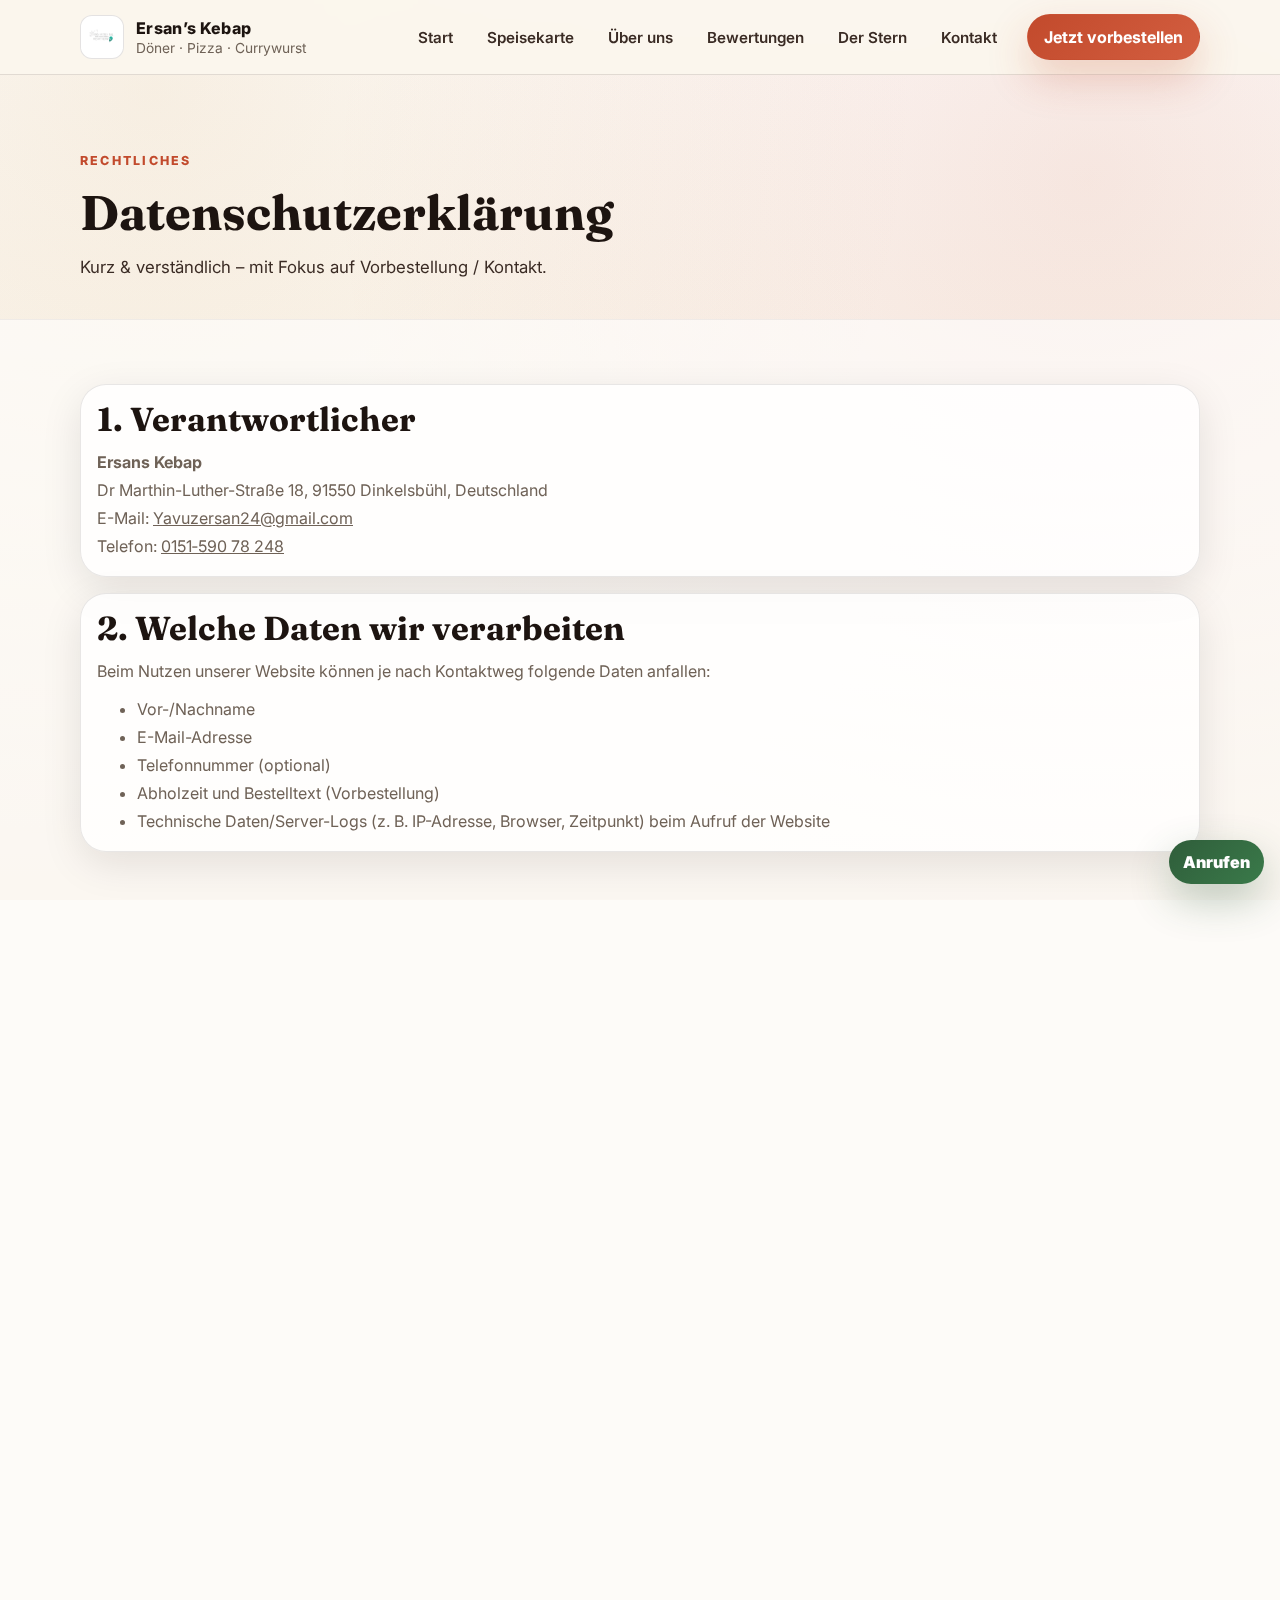
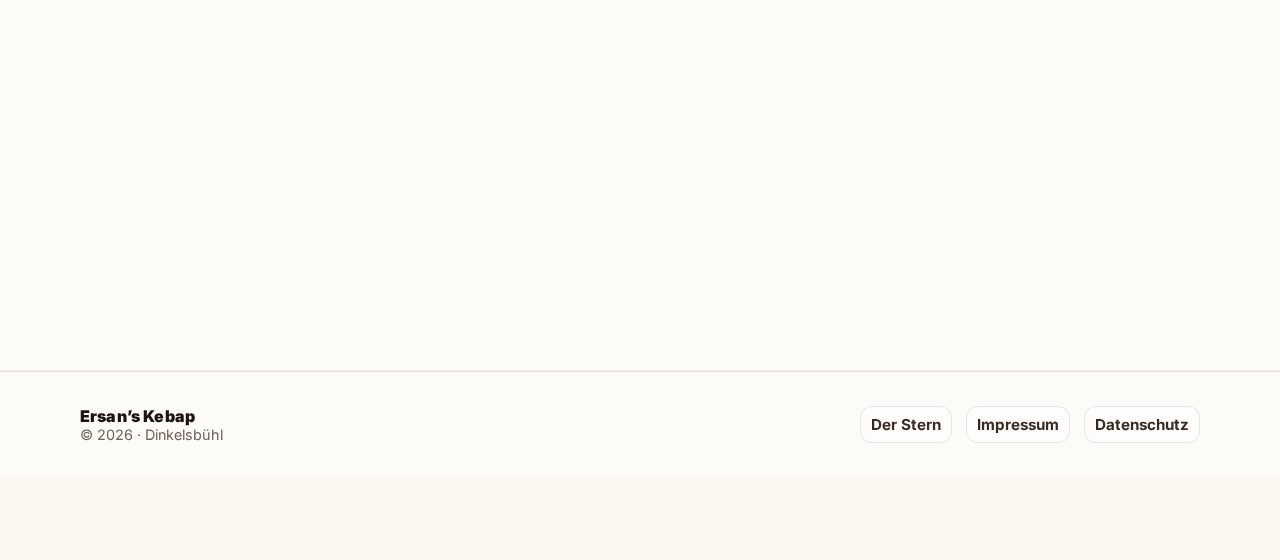
<file: datenschutz.html>
<!doctype html>
<html lang="de">
<head>
  <meta charset="utf-8">
  <meta name="viewport" content="width=device-width,initial-scale=1">
  <title>Datenschutz · Ersan&rsquo;s Kebap</title>
  <meta name="description" content="Datenschutzerklärung von Ersan&rsquo;s Kebap – Vorbestellung, Kontakt und Hinweise zu Google Maps.">

  <link rel="preconnect" href="https://fonts.googleapis.com">
  <link rel="preconnect" href="https://fonts.gstatic.com" crossorigin>
  <link href="https://fonts.googleapis.com/css2?family=Fraunces:wght@500;600;700&family=Inter:wght@400;500;600;700&display=swap" rel="stylesheet">

  <link rel="stylesheet" href="styles.css">
</head>
<body>
  <div class="bg bg--light" aria-hidden="true"></div>

  <header class="header header--light" data-sticky>
    <div class="wrap header__row">
      <a class="brand" href="index.html#top" aria-label="Zur Startseite">
        <img class="brand__logo" src="logo.png" alt="Ersan&rsquo;s Kebap Logo" onerror="this.onerror=null; this.src='assets/img/logo.png'">
        <div class="brand__text">
          <span class="brand__name">Ersan&rsquo;s Kebap</span>
          <span class="brand__sub">Döner · Pizza · Currywurst</span>
        </div>
      </a>

      <nav class="nav" data-nav>
        <a class="nav__link" href="index.html#top">Start</a>
        <a class="nav__link" href="menu.html">Speisekarte</a>
        <a class="nav__link" href="ueber-uns.html">Über uns</a>
        <a class="nav__link" href="index.html#bewertungen">Bewertungen</a>
        <a class="nav__link" href="https://www.stern-dinkelsbuehl.de" target="_blank" rel="noopener">Der Stern</a>
        <a class="nav__link" href="kontakt.html">Kontakt</a>
        <a class="btn btn--primary nav__cta" href="kontakt.html#vorbestellen">Jetzt vorbestellen</a>
      </nav>

      <button class="burger" type="button" aria-label="Menü öffnen" data-burger>
        <span></span><span></span><span></span>
      </button>
    </div>
  </header>

  <main class="page">
    <section class="pageHero">
      <div class="wrap" data-reveal="up">
        <p class="kicker">Rechtliches</p>
        <h1 class="h1">Datenschutzerklärung</h1>
        <p class="lead">Kurz & verständlich – mit Fokus auf Vorbestellung / Kontakt.</p>
      </div>
    </section>

    <section class="section section--paper">
      <div class="wrap" style="display:grid; gap:16px">

        <div class="contactCard" data-reveal="up">
          <h2 class="h2">1. Verantwortlicher</h2>
          <p class="muted" style="margin:0; line-height:1.75">
            <strong>Ersans Kebap</strong><br>
            Dr Marthin-Luther-Straße 18, 91550 Dinkelsbühl, Deutschland<br>
            E-Mail: <a href="mailto:info@deine-domain.de">Yavuzersan24@gmail.com</a><br>
            Telefon: <a href="tel:+49XXXXXXXXXX">0151‑590 78 248</a>
          </p>
        </div>

        <div class="contactCard" data-reveal="up">
          <h2 class="h2">2. Welche Daten wir verarbeiten</h2>
          <p class="muted" style="margin:0; line-height:1.75">
            Beim Nutzen unserer Website können je nach Kontaktweg folgende Daten anfallen:
          </p>
          <ul class="muted" style="margin:.65rem 0 0; line-height:1.75">
            <li>Vor-/Nachname</li>
            <li>E-Mail-Adresse</li>
            <li>Telefonnummer (optional)</li>
            <li>Abholzeit und Bestelltext (Vorbestellung)</li>
            <li>Technische Daten/Server-Logs (z. B. IP-Adresse, Browser, Zeitpunkt) beim Aufruf der Website</li>
          </ul>
        </div>

        <div class="contactCard" data-reveal="up">
          <h2 class="h2">3. Vorbestellung / Kontakt (Formular via E-Mail)</h2>
          <p class="muted" style="margin:0; line-height:1.75">
            Auf unserer Website kann eine Vorbestellung vorbereitet werden. Dabei wird kein Server-Upload durchgeführt,
            sondern Ihr E-Mail-Programm wird über einen <code>mailto:</code>-Link mit einer vorformatierten Nachricht geöffnet.
            Die Verarbeitung erfolgt anschließend über unsere E-Mail-Kommunikation.
          </p>
          <p class="muted" style="margin:.65rem 0 0; line-height:1.75">
            <strong>Zweck:</strong> Bearbeitung Ihrer Anfrage/Vorbestellung, Rückfragen, Abwicklung.<br>
            <strong>Rechtsgrundlage:</strong> Art. 6 Abs. 1 lit. b DSGVO (Vertrag/Anbahnung) und/oder Art. 6 Abs. 1 lit. f DSGVO (berechtigtes Interesse an Kommunikation und Organisation).
          </p>
        </div>

        <div class="contactCard" data-reveal="up">
          <h2 class="h2">4. Empfänger / Dienstleister</h2>
          <p class="muted" style="margin:0; line-height:1.75">
            E-Mails werden über unseren E-Mail-Dienst/Provider verarbeitet. Je nach Hosting/E-Mail-Anbieter können Daten dort gespeichert werden.
            <br><strong>E-Mail-/Hosting-Anbieter:</strong> [Anbieter eintragen, z. B. IONOS]
          </p>
        </div>

        <div class="contactCard" data-reveal="up">
          <h2 class="h2">5. Speicherdauer</h2>
          <p class="muted" style="margin:0; line-height:1.75">
            Wir speichern Anfragen und Vorbestellungen nur so lange, wie es für die Bearbeitung erforderlich ist
            bzw. gesetzliche Aufbewahrungspflichten bestehen (z. B. steuerrechtlich).
          </p>
        </div>

        <div class="contactCard" data-reveal="up">
          <h2 class="h2">6. Google Maps (falls eingebunden)</h2>
          <p class="muted" style="margin:0; line-height:1.75">
            Auf unserer Website kann Google Maps eingebunden sein (z. B. als iFrame), um unseren Standort anzuzeigen.
            Dabei können Daten (z. B. IP-Adresse) an Google übertragen werden. Die Nutzung erfolgt im Interesse einer
            leichten Auffindbarkeit (Art. 6 Abs. 1 lit. f DSGVO).
          </p>
          <p class="muted small" style="margin:.65rem 0 0; line-height:1.75">
            Hinweis: Wenn du Google Maps nicht nutzt, diesen Punkt einfach löschen.
          </p>
        </div>

        <div class="contactCard" data-reveal="up">
          <h2 class="h2">7. Ihre Rechte</h2>
          <p class="muted" style="margin:0; line-height:1.75">
            Sie haben das Recht auf Auskunft, Berichtigung, Löschung, Einschränkung der Verarbeitung, Datenübertragbarkeit
            sowie Widerspruch gegen die Verarbeitung. Außerdem besteht ein Beschwerderecht bei einer Aufsichtsbehörde.
          </p>
        </div>

        <div class="contactCard" data-reveal="up">
          <h2 class="h2">8. Sicherheit</h2>
          <p class="muted" style="margin:0; line-height:1.75">
            Wir treffen angemessene technische und organisatorische Maßnahmen, um Ihre Daten zu schützen.
          </p>
        </div>

        <p class="muted small" style="margin:0" data-reveal="up">Stand: 30.01.2026</p>

      </div>
    </section>
  </main>

  <footer class="footer footer--light">
    <div class="wrap footer__row">
      <div>
        <strong>Ersan&rsquo;s Kebap</strong>
        <div class="muted small">© <span data-year></span> · Dinkelsbühl</div>
      </div>
      <div class="footer__links">
        <a href="https://www.stern-dinkelsbuehl.de" target="_blank" rel="noopener">Der Stern</a>
        <a href="impressum.html">Impressum</a>
        <a href="datenschutz.html">Datenschutz</a>
      </div>
    </div>
  </footer>

  <a class="callfab" href="tel:+49XXXXXXXXXX" aria-label="Jetzt anrufen">Anrufen</a>
  <script src="app.js" defer></script>
</body>
</html>
</file>
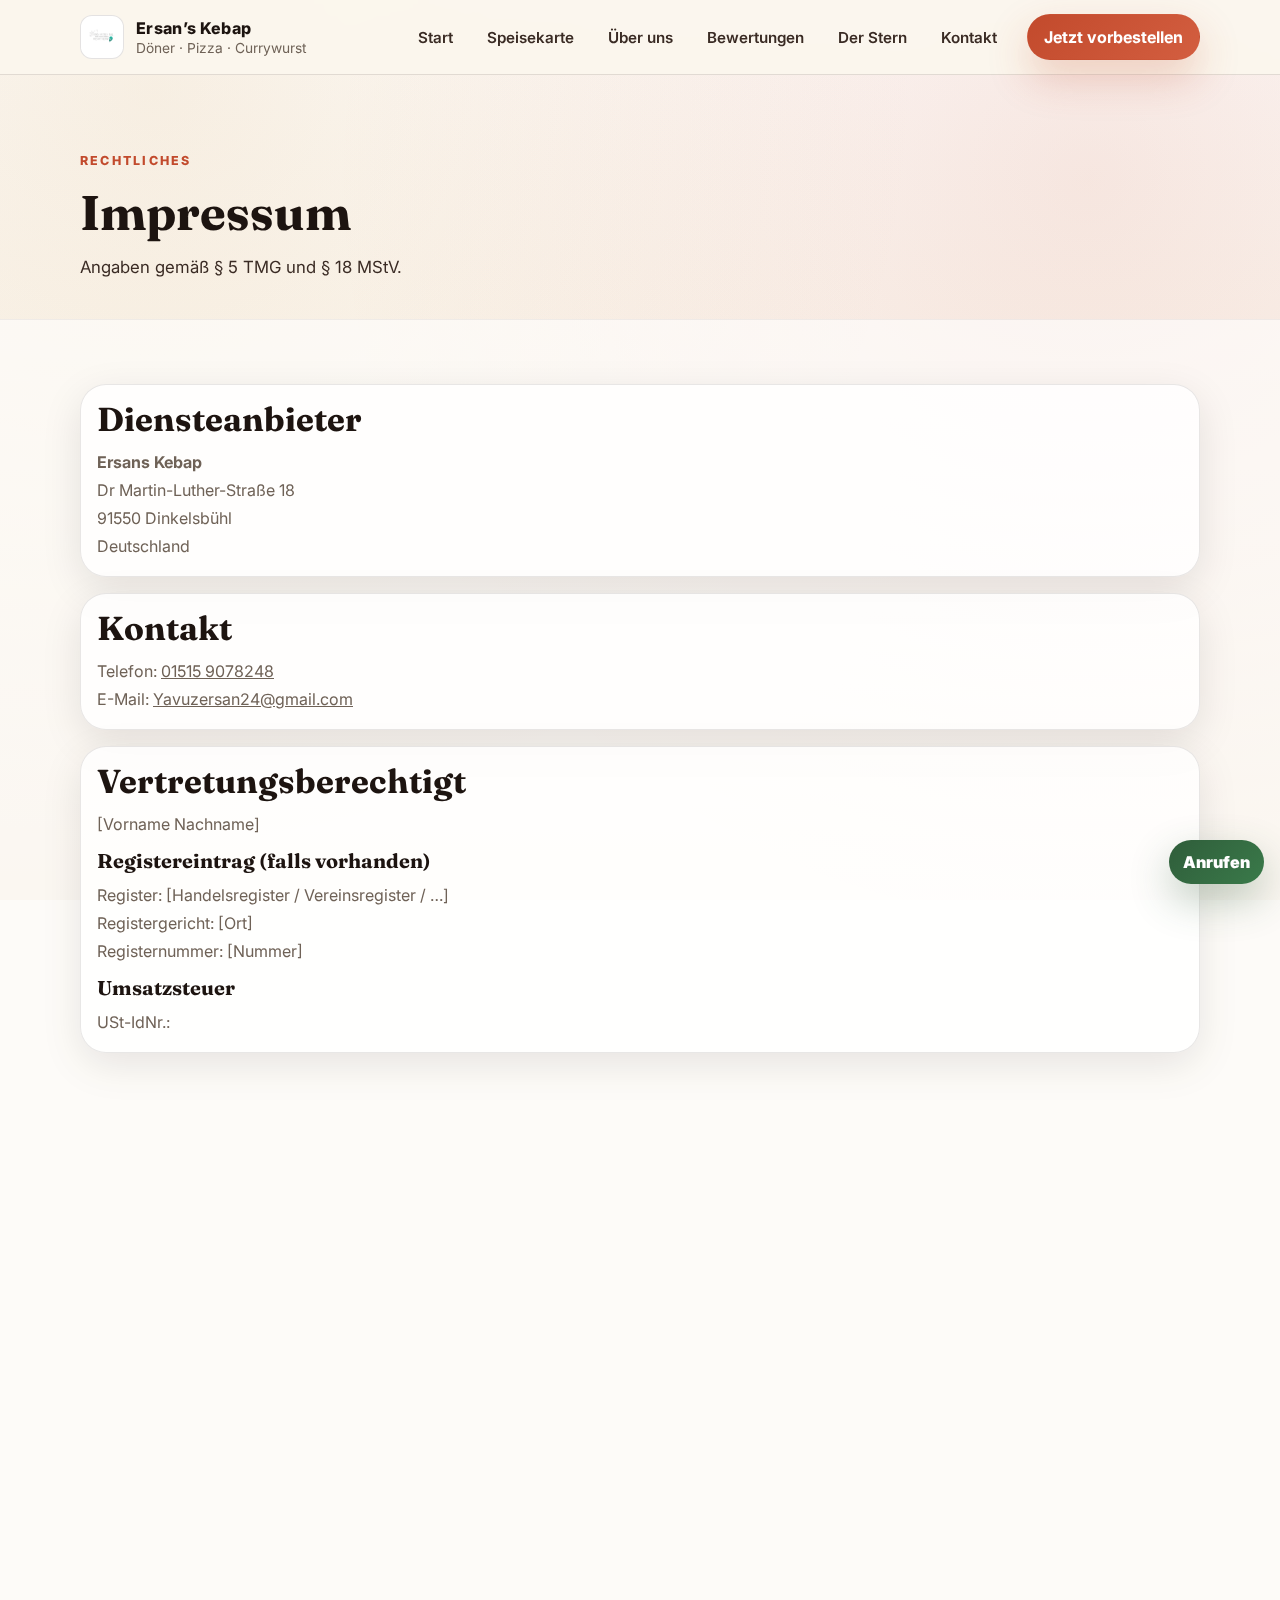
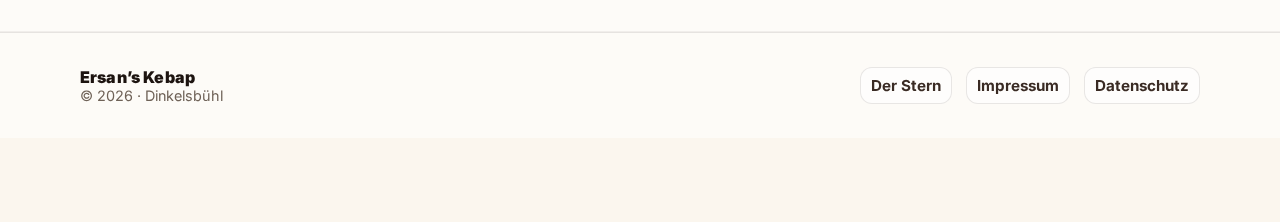
<file: impressum.html>
<!doctype html>
<html lang="de">
<head>
  <meta charset="utf-8">
  <meta name="viewport" content="width=device-width,initial-scale=1">
  <title>Impressum · Ersan&rsquo;s Kebap</title>
  <meta name="description" content="Impressum von Ersan&rsquo;s Kebap – Betreiberangaben, Kontakt und rechtliche Informationen.">

  <link rel="preconnect" href="https://fonts.googleapis.com">
  <link rel="preconnect" href="https://fonts.gstatic.com" crossorigin>
  <link href="https://fonts.googleapis.com/css2?family=Fraunces:wght@500;600;700&family=Inter:wght@400;500;600;700&display=swap" rel="stylesheet">

  <link rel="stylesheet" href="styles.css">
</head>
<body>
  <div class="bg bg--light" aria-hidden="true"></div>

  <header class="header header--light" data-sticky>
    <div class="wrap header__row">
      <a class="brand" href="index.html#top" aria-label="Zur Startseite">
        <img class="brand__logo" src="logo.png" alt="Ersan&rsquo;s Kebap Logo" onerror="this.onerror=null; this.src='assets/img/logo.png'">
        <div class="brand__text">
          <span class="brand__name">Ersan&rsquo;s Kebap</span>
          <span class="brand__sub">Döner · Pizza · Currywurst</span>
        </div>
      </a>

      <nav class="nav" data-nav>
        <a class="nav__link" href="index.html#top">Start</a>
        <a class="nav__link" href="menu.html">Speisekarte</a>
        <a class="nav__link" href="ueber-uns.html">Über uns</a>
        <a class="nav__link" href="index.html#bewertungen">Bewertungen</a>
        <a class="nav__link" href="https://www.stern-dinkelsbuehl.de" target="_blank" rel="noopener">Der Stern</a>
        <a class="nav__link" href="kontakt.html">Kontakt</a>
        <a class="btn btn--primary nav__cta" href="kontakt.html#vorbestellen">Jetzt vorbestellen</a>
      </nav>

      <button class="burger" type="button" aria-label="Menü öffnen" data-burger>
        <span></span><span></span><span></span>
      </button>
    </div>
  </header>

  <main class="page">
    <section class="pageHero">
      <div class="wrap" data-reveal="up">
        <p class="kicker">Rechtliches</p>
        <h1 class="h1">Impressum</h1>
        <p class="lead">Angaben gemäß § 5 TMG und § 18 MStV.</p>
      </div>
    </section>

    <section class="section section--paper">
      <div class="wrap" style="display:grid; gap:16px">

        <div class="contactCard" data-reveal="up">
          <h2 class="h2">Diensteanbieter</h2>
          <p class="muted" style="margin:0; line-height:1.75">
            <strong>Ersans Kebap</strong><br>
            Dr Martin-Luther-Straße 18<br>
            91550 Dinkelsbühl<br>
            Deutschland
          </p>
        </div>

        <div class="contactCard" data-reveal="up">
          <h2 class="h2">Kontakt</h2>
          <p class="muted" style="margin:0; line-height:1.75">
            Telefon: <a href="tel:+49XXXXXXXXXX">01515 9078248</a><br>
            E-Mail: <a href="mailto:info@deine-domain.de">Yavuzersan24@gmail.com</a>
          </p>
        </div>

        <div class="contactCard" data-reveal="up">
          <h2 class="h2">Vertretungsberechtigt</h2>
          <p class="muted" style="margin:0; line-height:1.75">
            [Vorname Nachname]
          </p>

          <div style="height:10px"></div>

          <h3 class="h3">Registereintrag (falls vorhanden)</h3>
          <p class="muted" style="margin:0; line-height:1.75">
            Register: [Handelsregister / Vereinsregister / …]<br>
            Registergericht: [Ort]<br>
            Registernummer: [Nummer]
          </p>

          <div style="height:10px"></div>

          <h3 class="h3">Umsatzsteuer</h3>
          <p class="muted" style="margin:0; line-height:1.75">
            USt-IdNr.:
          </p>
        </div>

        <div class="contactCard" data-reveal="up">
          <h2 class="h2">Verantwortlich für den Inhalt (§ 18 Abs. 2 MStV)</h2>
          <p class="muted" style="margin:0; line-height:1.75">
            Yavuz Ersan<br>
            
          </p>
        </div>

        <div class="contactCard" data-reveal="up">
          <h2 class="h2">Haftungshinweise</h2>

          <h3 class="h3">Haftung für Inhalte</h3>
          <p class="muted" style="margin:0; line-height:1.75">
            Die Inhalte dieser Website werden mit größter Sorgfalt erstellt. Für Richtigkeit, Vollständigkeit und Aktualität
            übernehmen wir keine Gewähr.
          </p>

          <div style="height:10px"></div>

          <h3 class="h3">Haftung für Links</h3>
          <p class="muted" style="margin:0; line-height:1.75">
            Diese Website enthält Links zu externen Websites Dritter. Auf deren Inhalte haben wir keinen Einfluss.
            Für die Inhalte der verlinkten Seiten ist stets der jeweilige Anbieter verantwortlich.
          </p>

          <div style="height:10px"></div>

          <h3 class="h3">Urheberrecht</h3>
          <p class="muted" style="margin:0; line-height:1.75">
            Inhalte und Werke auf dieser Website unterliegen dem deutschen Urheberrecht. Eine Vervielfältigung/Verwendung
            außerhalb der Grenzen des Urheberrechts bedarf der Zustimmung des jeweiligen Rechteinhabers.
          </p>
        </div>

        <p class="muted small" style="margin:0" data-reveal="up">Stand: 30.01.2026</p>
      </div>
    </section>
  </main>

  <footer class="footer footer--light">
    <div class="wrap footer__row">
      <div>
        <strong>Ersan&rsquo;s Kebap</strong>
        <div class="muted small">© <span data-year></span> · Dinkelsbühl</div>
      </div>
      <div class="footer__links">
        <a href="https://www.stern-dinkelsbuehl.de" target="_blank" rel="noopener">Der Stern</a>
        <a href="impressum.html">Impressum</a>
        <a href="datenschutz.html">Datenschutz</a>
      </div>
    </div>
  </footer>

  <a class="callfab" href="tel:+49XXXXXXXXXX" aria-label="Jetzt anrufen">Anrufen</a>
  <script src="app.js" defer></script>
</body>
</html>
</file>
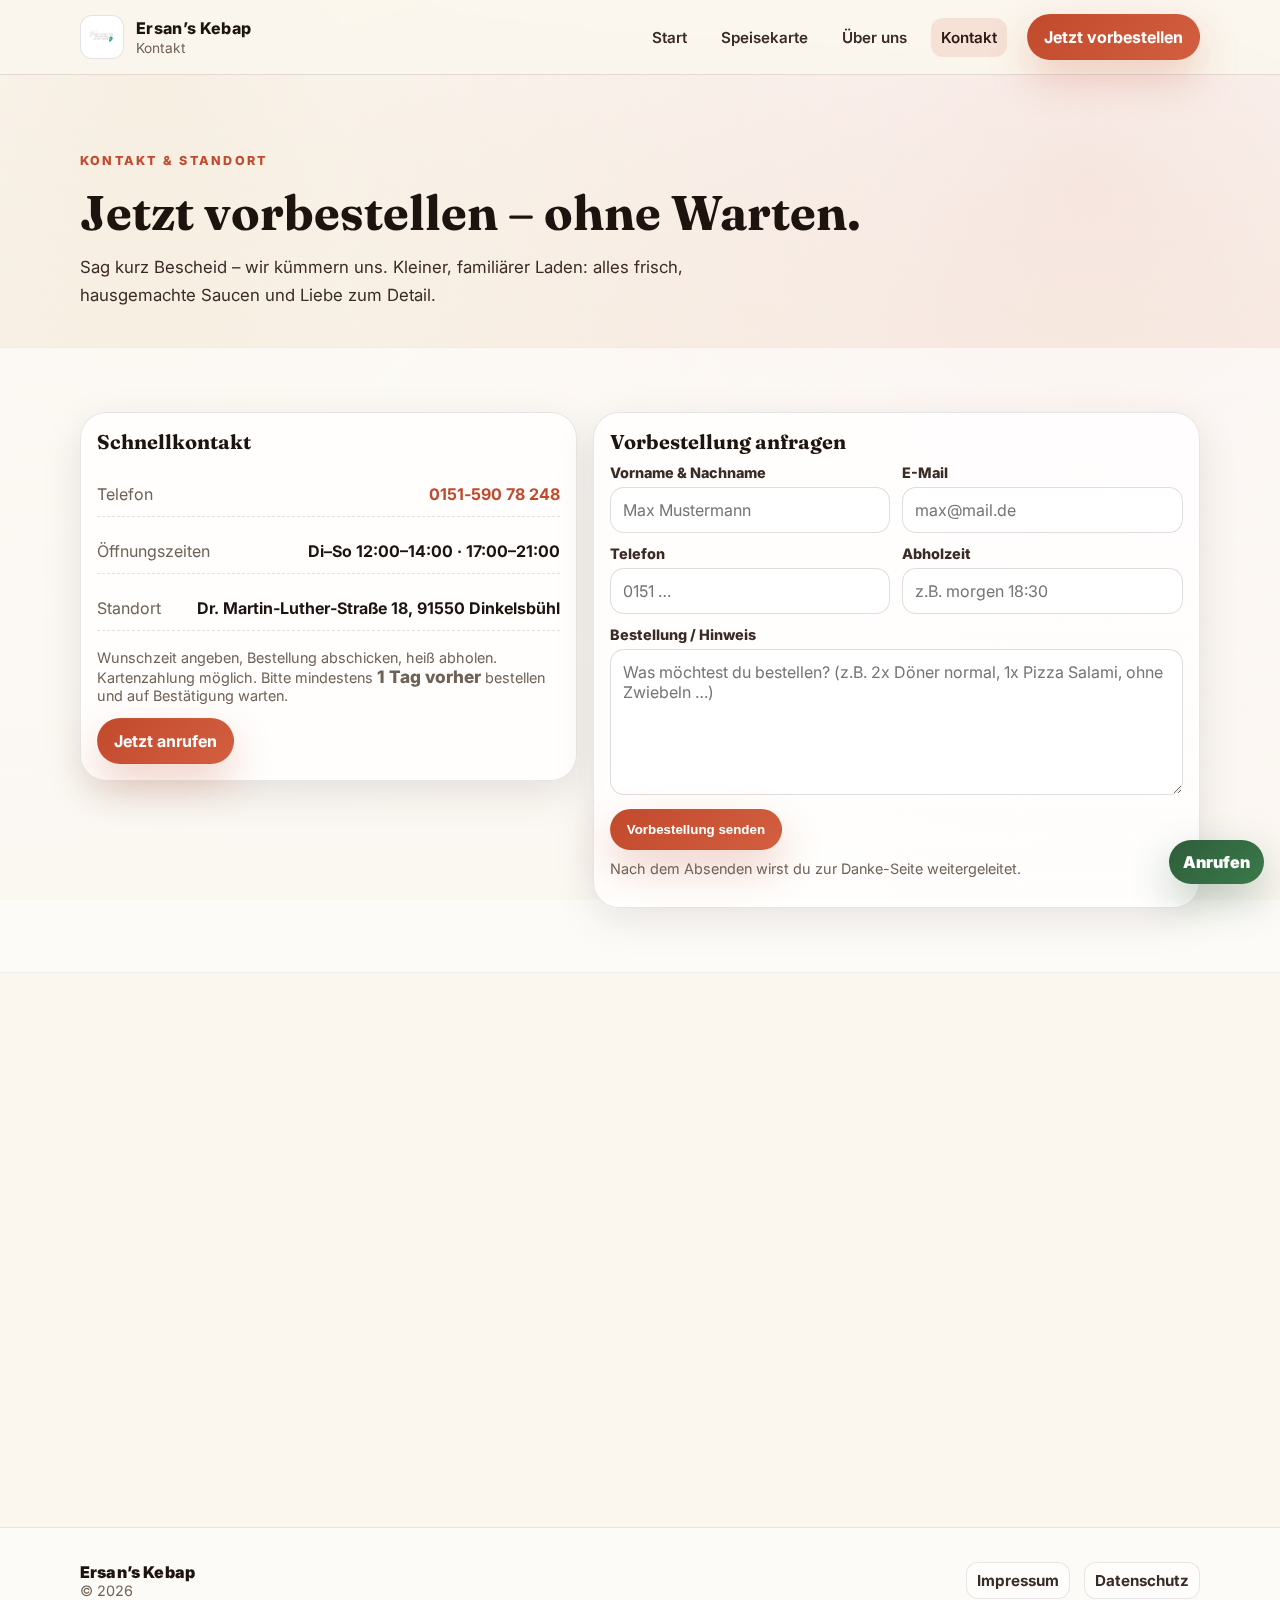
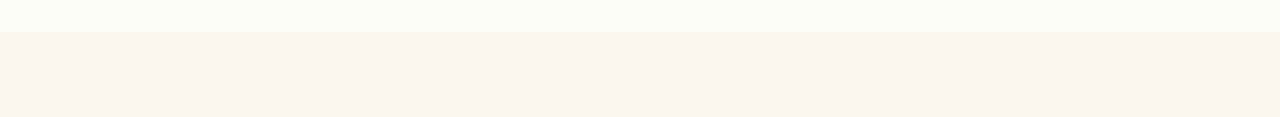
<file: kontakt.html>
<!doctype html>
<html lang="de">
<head>
  <meta charset="utf-8">
  <meta name="viewport" content="width=device-width,initial-scale=1">
  <title>Kontakt & Vorbestellen · Ersan’s Kebap</title>
  <meta name="description" content="Jetzt vorbestellen – ohne Warten. Telefon, Öffnungszeiten, Standort und Kontaktformular.">

  <link rel="preconnect" href="https://fonts.googleapis.com">
  <link rel="preconnect" href="https://fonts.gstatic.com" crossorigin>
  <link href="https://fonts.googleapis.com/css2?family=Fraunces:wght@500;600;700&family=Inter:wght@400;500;600;700&display=swap" rel="stylesheet">

  <link rel="stylesheet" href="styles.css">
</head>
<body>
  <div class="bg bg--light" aria-hidden="true"></div>

  <header class="header header--light" data-sticky>
    <div class="wrap header__row">
      <a class="brand" href="index.html#top" aria-label="Zur Startseite">
        <img class="brand__logo" src="logo.png" alt="Ersan’s Kebap Logo" onerror="this.onerror=null; this.src='assets/img/logo.png'">
        <div class="brand__text"><span class="brand__name">Ersan’s Kebap</span><span class="brand__sub">Kontakt</span></div>
      </a>
      <nav class="nav" data-nav>
        <a class="nav__link" href="index.html#top">Start</a>
        <a class="nav__link" href="menu.html">Speisekarte</a>
        <a class="nav__link" href="ueber-uns.html">Über uns</a>
        <a class="nav__link is-active" href="kontakt.html">Kontakt</a>
        <a class="btn btn--primary nav__cta" href="#vorbestellen">Jetzt vorbestellen</a>
      </nav>
      <button class="burger" type="button" aria-label="Menü öffnen" data-burger><span></span><span></span><span></span></button>
    </div>
  </header>

  <main class="page">
    <section class="pageHero">
      <div class="wrap" data-reveal="up">
        <p class="kicker">Kontakt & Standort</p>
        <h1 class="h1">Jetzt vorbestellen – ohne Warten.</h1>
        <p class="lead">Sag kurz Bescheid – wir kümmern uns. Kleiner, familiärer Laden: alles frisch, hausgemachte Saucen und Liebe zum Detail.</p>
      </div>
    </section>

    <section class="section section--paper" id="vorbestellen">
      <div class="wrap contactGrid">
        <aside class="contactCard" data-reveal="up">
          <h2 class="h3">Schnellkontakt</h2>
          <div class="info">
            <div class="info__row"><span>Telefon</span><strong><a href="tel:+4915159078248">0151‑590 78 248</a></strong></div>
            <div class="info__row"><span>Öffnungszeiten</span><strong>Di–So 12:00–14:00 · 17:00–21:00</strong></div>
            <div class="info__row"><span>Standort</span><strong>Dr. Martin‑Luther‑Straße 18, 91550 Dinkelsbühl</strong></div>
          </div>
         <p class="muted small">
  Wunschzeit angeben, Bestellung abschicken, heiß abholen. Kartenzahlung möglich.
  Bitte mindestens <span style="font-weight:800; font-size:1.2em;">1 Tag vorher</span> bestellen und auf Bestätigung warten.
</p>


          <a class="btn btn--primary" href="tel:+4915159078248">Jetzt anrufen</a>
        </aside>

        <section class="formCard" data-reveal="up" style="transition-delay:.06s">
          <h2 class="h3">Vorbestellung anfragen</h2>
     <form id="preorderForm"
      action="https://formspree.io/f/mbdknvvg"
      method="POST">

  <!-- Redirect nach dem Senden -->
  <input type="hidden" name="page" value="kontakt-vorbestellung">

  <div class="fieldGrid">
    <label class="field">
      <span>Vorname & Nachname</span>
      <input required name="name" type="text" placeholder="Max Mustermann">
    </label>

    <label class="field">
      <span>E-Mail</span>
      <input required name="email" type="email" placeholder="max@mail.de">
    </label>

    <label class="field">
      <span>Telefon</span>
      <input name="phone" type="tel" placeholder="0151 …">
    </label>

    <label class="field">
      <span>Abholzeit</span>
      <input required name="time" type="text" placeholder="z.B. morgen 18:30">
    </label>

    <label class="field field--full">
      <span>Bestellung / Hinweis</span>
      <textarea required name="message" rows="6"
        placeholder="Was möchtest du bestellen? (z.B. 2x Döner normal, 1x Pizza Salami, ohne Zwiebeln …)"></textarea>
    </label>
  </div>

  <button class="btn btn--primary" type="submit">Vorbestellung senden</button>
  <p class="muted small">Nach dem Absenden wirst du zur Danke-Seite weitergeleitet.</p>
</form>

        </section>
      </div>
    </section>

    <section class="section" id="karte">
      <div class="wrap location location--single">
        <div class="location__map" data-reveal="float">
          <iframe
            title="Google Maps Standort"
            loading="lazy"
            referrerpolicy="no-referrer-when-downgrade"
            src="https://www.google.com/maps?q=Dr%20Martin-Luther-Stra%C3%9Fe%2018%2091550%20Dinkelsb%C3%BChl&output=embed">
          </iframe>
        </div>
      </div>
    </section>
  </main>

  <footer class="footer footer--light">
    <div class="wrap footer__row">
      <div><strong>Ersan’s Kebap</strong><div class="muted small">© <span data-year></span></div></div>
      <div class="footer__links"><a href="impressum.html">Impressum</a><a href="datenschutz.html">Datenschutz</a></div>
    </div>
  </footer>

  <a class="callfab" href="tel:+4915159078248" aria-label="Jetzt anrufen">Anrufen</a>
  <script src="app.js"></script>
</body>
</html>
</file>
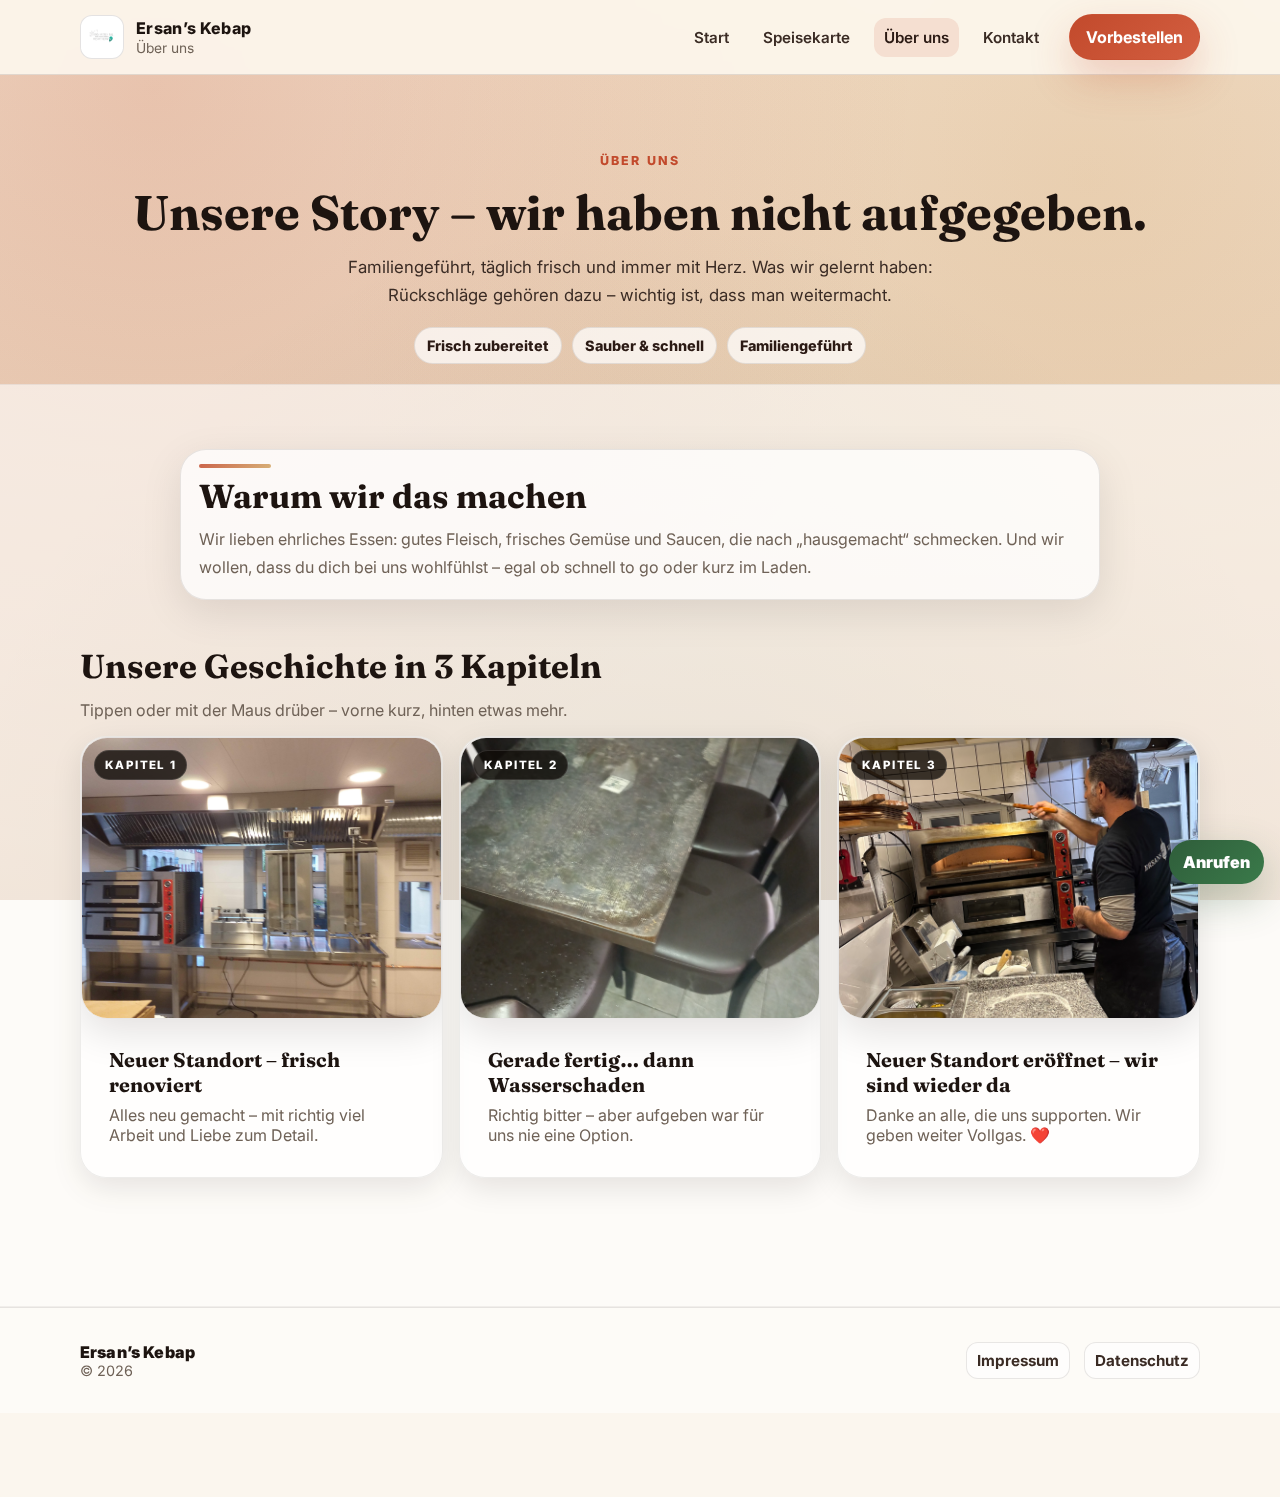
<file: ueber-uns.html>
<!doctype html>
<html lang="de">
<head>
  <meta charset="utf-8">
  <meta name="viewport" content="width=device-width,initial-scale=1">
  <title>Über uns · Ersan’s Kebap</title>
  <meta name="description" content="Unsere Story: renoviert, Wasserschaden, nicht aufgegeben – neuer Standort eröffnet. Familiengeführt & täglich frisch.">

  <link rel="preconnect" href="https://fonts.googleapis.com">
  <link rel="preconnect" href="https://fonts.gstatic.com" crossorigin>
  <link href="https://fonts.googleapis.com/css2?family=Fraunces:wght@500;600;700&family=Inter:wght@400;500;600;700&display=swap" rel="stylesheet">

  <link rel="stylesheet" href="styles.css">
</head>
<body>
  <div class="bg bg--about" aria-hidden="true"></div>

  <header class="header header--light" data-sticky>
    <div class="wrap header__row">
      <a class="brand" href="index.html#top" aria-label="Zur Startseite">
        <img class="brand__logo" src="logo.png" alt="Ersan’s Kebap Logo" onerror="this.onerror=null; this.src='assets/img/logo.png'">
        <div class="brand__text"><span class="brand__name">Ersan’s Kebap</span><span class="brand__sub">Über uns</span></div>
      </a>
      <nav class="nav" data-nav>
        <a class="nav__link" href="index.html#top">Start</a>
        <a class="nav__link" href="menu.html">Speisekarte</a>
        <a class="nav__link is-active" href="ueber-uns.html">Über uns</a>
        <a class="nav__link" href="kontakt.html">Kontakt</a>
        <a class="btn btn--primary nav__cta" href="kontakt.html#vorbestellen">Vorbestellen</a>
      </nav>
      <button class="burger" type="button" aria-label="Menü öffnen" data-burger><span></span><span></span><span></span></button>
    </div>
  </header>

  <main class="page">
    <!-- PAGE HERO (zentriert & schöner) -->
    <section class="pageHero pageHero--center">
      <div class="wrap" data-reveal="up">
        <p class="kicker">Über uns</p>
        <h1 class="h1">Unsere Story – wir haben nicht aufgegeben.</h1>
        <p class="lead">
          Familiengeführt, täglich frisch und immer mit Herz. Was wir gelernt haben:
          Rückschläge gehören dazu – wichtig ist, dass man weitermacht.
        </p>

        <div class="heroPills" aria-label="Highlights">
          <span class="pill">Frisch zubereitet</span>
          <span class="pill">Sauber & schnell</span>
          <span class="pill">Familiengeführt</span>
        </div>
      </div>
    </section>

    <section class="section section--paper">
      <div class="wrap story">
        <article class="story__block" data-reveal="up">
          <h2 class="h2">Warum wir das machen</h2>
          <p class="muted">
            Wir lieben ehrliches Essen: gutes Fleisch, frisches Gemüse und Saucen, die nach „hausgemacht“ schmecken.
            Und wir wollen, dass du dich bei uns wohlfühlst – egal ob schnell to go oder kurz im Laden.
          </p>
        </article>

        <!-- STORY als 3 Flip-Cards -->
        <section class="section" style="padding:30px 0 0">
          <header class="section__head" data-reveal="up" style="margin-bottom:14px">
            <h2 class="h2">Unsere Geschichte in 3 Kapiteln</h2>
            <p class="muted">Tippen oder mit der Maus drüber – vorne kurz, hinten etwas mehr.</p>
          </header>

          <div class="flipGrid">
            <!-- 1) Renoviert -->
            <article class="card" data-reveal="up" style="padding:0">
              <div class="flip" data-flip>
                <div class="flip__inner">
                  <div class="flip__face">
                    <img src="laden-vorher1.jpg" alt="Renovierung – neuer Standort" loading="lazy" onerror="this.onerror=null; this.src='laden-1.jpeg'">
                    <div class="flip__tag">Kapitel 1</div>
                  </div>
                  <div class="flip__face flip__back">
                    <img src="laden-vorher2.jpg" alt="Renovierung – fertig" loading="lazy" onerror="this.onerror=null; this.src='laden-2.jpeg'">
                    <div class="flip__tag">Renoviert</div>
                  </div>
                </div>
              </div>
              <div style="padding:14px 14px 16px">
                <h3 class="h3">Neuer Standort – frisch renoviert</h3>
                <p class="muted">Alles neu gemacht – mit richtig viel Arbeit und Liebe zum Detail.</p>
              </div>
            </article>

            <!-- 2) Wasserschaden -->
            <article class="card" data-reveal="up" style="transition-delay:.06s; padding:0">
              <div class="flip" data-flip>
                <div class="flip__inner">
                  <div class="flip__face">
                    <img src="wasserschaden1.jpg" alt="Wasserschaden" loading="lazy" onerror="this.onerror=null; this.src='laden-2.jpeg'">
                    <div class="flip__tag">Kapitel 2</div>
                  </div>
                  <div class="flip__face flip__back">
                    <img src="wasserschaden2.jpg" alt="Wasserschaden – Rückschlag" loading="lazy" onerror="this.onerror=null; this.src='laden-3.jpeg'">
                    <div class="flip__tag">Rückschlag</div>
                  </div>
                </div>
              </div>
              <div style="padding:14px 14px 16px">
                <h3 class="h3">Gerade fertig… dann Wasserschaden</h3>
                <p class="muted">Richtig bitter – aber aufgeben war für uns nie eine Option.</p>
              </div>
            </article>

            <!-- 3) Neueröffnung -->
            <article class="card" data-reveal="up" style="transition-delay:.12s; padding:0">
              <div class="flip" data-flip>
                <div class="flip__inner">
                  <div class="flip__face">
                    <img src="neuer-laden1.jpeg" alt="Neuer Standort eröffnet" loading="lazy" onerror="this.onerror=null; this.src='laden-3.jpeg'">
                    <div class="flip__tag">Kapitel 3</div>
                  </div>
                  <div class="flip__face flip__back">
                    <img src="neuer-laden2.jpeg" alt="Neueröffnung – wir sind wieder da" loading="lazy" onerror="this.onerror=null; this.src='laden-1.jpeg'">
                    <div class="flip__tag">Neueröffnung</div>
                  </div>
                </div>
              </div>
              <div style="padding:14px 14px 16px">
                <h3 class="h3">Neuer Standort eröffnet – wir sind wieder da</h3>
                <p class="muted">Danke an alle, die uns supporten. Wir geben weiter Vollgas. ❤️</p>
              </div>
            </article>
          </div>

          <div class="center" data-reveal="up">
            <a class="btn btn--primary" href="menu.html">Zur Speisekarte</a>
          </div>
        </section>
      </div>
    </section>
  </main>

  <footer class="footer footer--light">
    <div class="wrap footer__row">
      <div><strong>Ersan’s Kebap</strong><div class="muted small">© <span data-year></span></div></div>
      <div class="footer__links"><a href="impressum.html">Impressum</a><a href="datenschutz.html">Datenschutz</a></div>
    </div>
  </footer>

  <a class="callfab" href="tel:+4915159078248" aria-label="Jetzt anrufen">Anrufen</a>
  <script src="app.js"></script>
</body>
</html>
</file>
<file: styles.css>
:root{
  --bg:#0f0b08;            /* Espresso */
  --paper:#fbf6ee;         /* Menü-Papier */
  --paper2:#f5eadc;        /* warmer Sand */
  --ink:#1d1410;
  --muted:#6f6257;

  --accent:#c24a2c;        /* Paprika */
  --accent2:#d0a25f;       /* Gold */
  --olive:#2f5d3a;

  --line:rgba(29,20,16,.12);
  --shadow:0 18px 55px rgba(17,12,9,.20);
  --radius:18px;
  --radius2:26px;

  --wrap:1120px;
}

*{box-sizing:border-box}
html,body{margin:0;padding:0}
body{
  font-family:Inter,system-ui,-apple-system,Segoe UI,Roboto,Arial,sans-serif;
  color:var(--ink);
  background:var(--paper);
  overflow-x:hidden;
}
a{color:inherit}
img{max-width:100%;display:block}

.wrap{width:min(var(--wrap), calc(100% - 40px)); margin:0 auto}

/* Background layers */
.bg{
  position:fixed; inset:0; z-index:-2;
  background:
    radial-gradient(circle at 12% 10%, rgba(210,162,95,.20), transparent 55%),
    radial-gradient(circle at 85% 20%, rgba(194,74,44,.16), transparent 58%),
    radial-gradient(circle at 50% 100%, rgba(47,93,58,.14), transparent 62%),
    linear-gradient(180deg, #fff 0%, var(--paper) 40%, var(--paper2) 100%);
}
.bg--light{
  background:
    radial-gradient(circle at 12% 10%, rgba(210,162,95,.16), transparent 55%),
    radial-gradient(circle at 85% 20%, rgba(194,74,44,.12), transparent 58%),
    linear-gradient(180deg, #fff 0%, var(--paper) 52%, var(--paper2) 100%);
}

.bg--about{
  /* etwas dunkler/wärmer, damit es appetitlicher wirkt */
  background:
    radial-gradient(circle at 12% 10%, rgba(194,74,44,.18), transparent 55%),
    radial-gradient(circle at 85% 20%, rgba(210,162,95,.22), transparent 58%),
    radial-gradient(circle at 50% 100%, rgba(47,93,58,.12), transparent 62%),
    linear-gradient(180deg, #f2e0cd 0%, #ead3bc 55%, #dfc0a4 100%);
}


/* Header */
.header{
  position:sticky; top:0; z-index:50;
  backdrop-filter:saturate(160%) blur(10px);
  background:rgba(251,246,238,.82);
  border-bottom:1px solid var(--line);
}
.header--light{ background:rgba(251,246,238,.92) }
.header__row{display:flex;align-items:center;justify-content:space-between;gap:14px;padding:14px 0}

.brand{display:flex;align-items:center;gap:12px;text-decoration:none}
.brand__logo{
  width:44px;height:44px;object-fit:contain;border-radius:12px;
  background:#fff; border:1px solid var(--line)
}
.brand__name{font-weight:800;letter-spacing:.02em}
.brand__sub{font-size:.86rem;color:var(--muted);display:block;margin-top:2px}

.nav{display:flex;align-items:center;gap:14px}
.nav__link{
  text-decoration:none;
  font-weight:600;
  font-size:.95rem;
  color:#3a2b24;
  padding:10px 10px;
  border-radius:12px;
  transition:transform .2s ease, background .2s ease, color .2s ease;
}
.nav__link:hover{background:rgba(210,162,95,.14); transform:translateY(-1px)}
.nav__link.is-active{background:rgba(194,74,44,.12); color:#2b1a14}

.nav__cta{margin-left:6px}

/* Burger */
.burger{
  display:none; width:44px; height:44px; border-radius:14px;
  border:1px solid var(--line); background:rgba(255,255,255,.7);
}
.burger span{display:block;height:2px;background:#2b1a14;margin:7px 10px;border-radius:2px}

/* Buttons */
.btn{
  display:inline-flex; align-items:center; justify-content:center;
  gap:10px;
  padding:12px 16px;
  border-radius:999px;
  border:1px solid var(--line);
  text-decoration:none;
  font-weight:700;
  transition:transform .2s ease, box-shadow .2s ease, filter .2s ease;
}
/* Typography */
.h1{font-family:Fraunces,serif;font-size:clamp(2.25rem, 3.8vw, 3.4rem);line-height:1.05;margin:.35rem 0 .85rem}
.h2{font-family:Fraunces,serif;font-size:clamp(1.7rem, 2.6vw, 2.35rem);line-height:1.1;margin:0 0 .65rem}
.h3{font-family:Fraunces,serif;font-size:1.25rem;margin:0 0 .5rem}
.kicker{
  display:inline-block;
  text-transform:uppercase;
  letter-spacing:.18em;
  font-weight:800;
  font-size:.78rem;
  color:var(--accent);
}
.lead{font-size:1.05rem;line-height:1.65;color:#3a2b24;max-width:58ch}
.lead2{font-size:1.05rem;line-height:1.65;color:#2b1a14;max-width:60ch}
.muted{color:var(--muted)}
.small{font-size:.9rem}
.center{display:flex;justify-content:center;margin-top:18px}

/* Sections */
.section{padding:64px 0}
.section--tint{
  background:
    radial-gradient(circle at 0 0, rgba(210,162,95,.18), transparent 55%),
    linear-gradient(180deg, rgba(255,255,255,.3), rgba(255,255,255,0));
  border-top:1px solid rgba(29,20,16,.06);
  border-bottom:1px solid rgba(29,20,16,.06);
}
.section--paper{
  background:rgba(255,255,255,.60);
  border-top:1px solid rgba(29,20,16,.06);
  border-bottom:1px solid rgba(29,20,16,.06);
}

.section__head{margin-bottom:18px}

/* Hero */
.hero{padding:78px 0 40px}
.hero__grid{display:grid;grid-template-columns:1.15fr .85fr;gap:34px;align-items:center}
.hero__actions{display:flex;gap:12px;flex-wrap:wrap;margin:18px 0 10px}
.trust{display:grid;grid-template-columns:repeat(3,minmax(0,1fr));gap:12px;margin-top:14px}
.trust__item{
  border:1px solid rgba(29,20,16,.08);
  background:rgba(255,255,255,.65);
  border-radius:16px;
  padding:12px 12px;
}
.trust__top{font-weight:800}
.trust__sub{display:block;color:var(--muted);font-size:.9rem;margin-top:2px}

.mediaCard{
  position:relative; border-radius:var(--radius2); overflow:hidden;
  box-shadow:var(--shadow);
  border:1px solid rgba(29,20,16,.10);
  background:#fff;
}
/* FIX #1: hero image füllt sauber, bleibt im Container */
.mediaCard img{
  width:100%;
  height:520px;
  object-fit:cover;
  object-position:center;
  display:block;
}
.mediaCard__badge{
  position:absolute; left:16px; right:16px; bottom:16px;
  background:rgba(15,11,8,.82);
  color:#fff;
  border-radius:18px;
  padding:12px 14px;
  border:1px solid rgba(255,255,255,.12);
}
.badge__k{display:block;letter-spacing:.14em;text-transform:uppercase;font-weight:800;font-size:.72rem;color:var(--accent2)}
.badge__v{display:block;font-weight:900;margin-top:3px}
.badge__s{display:block;color:rgba(255,255,255,.78);font-size:.9rem;margin-top:2px}

/* Cards */
.cards{display:grid;grid-template-columns:repeat(3,minmax(0,1fr));gap:16px}
.card{
  border-radius:var(--radius2);
  overflow:hidden;
  background:rgba(255,255,255,.70);
  border:1px solid rgba(29,20,16,.08);
  box-shadow:0 10px 30px rgba(17,12,9,.10);
  transition:transform .25s ease, box-shadow .25s ease;
}
.card:hover{transform:translateY(-6px); box-shadow:0 18px 55px rgba(17,12,9,.16)}
/* FIX #2: Angebotsbilder füllen immer den Card-Header */
.card img{
  width:100%;
  height:190px;
  object-fit:cover;
  object-position:center;
  display:block;
}
.card .h3{padding:14px 14px 0}
.card p{padding:0 14px 16px;margin:0}

/* Special */
.special{display:grid;grid-template-columns:1.2fr .8fr;gap:18px;align-items:stretch}
.special__panel{
  border-radius:var(--radius2);
  background:rgba(255,255,255,.75);
  border:1px solid rgba(29,20,16,.10);
  box-shadow:var(--shadow);
  padding:16px;
}
.panelLine{display:flex;justify-content:space-between;gap:12px;padding:10px 10px;border-radius:14px;background:rgba(210,162,95,.14);margin-bottom:10px}
.panelLine span{color:var(--muted)}
.panelLine strong{font-weight:900}

/* Gallery */
.gallery{
  display:grid;
  grid-template-columns:1.2fr .8fr .8fr;
  gap:14px;
  justify-items:center; /* FIX #3: zentriert */
}
.gallery img{
  width:100%;
  border-radius:var(--radius2);
  height:260px;
  object-fit:cover;      /* FIX #2/3: fill */
  object-position:center;
  box-shadow:0 12px 40px rgba(17,12,9,.14);
  border:1px solid rgba(29,20,16,.10)
}

/* Quotes + Widget */
.quotes{display:grid;grid-template-columns:repeat(3,minmax(0,1fr));gap:14px}
.quote{
  border-radius:var(--radius2);
  background:rgba(255,255,255,.75);
  border:1px solid rgba(29,20,16,.10);
  box-shadow:0 12px 40px rgba(17,12,9,.12);
  padding:16px;
}
.quote p{margin:0 0 10px;line-height:1.6}
.quote figcaption{color:var(--muted);font-weight:700}

.widgetBox{
  margin-top:16px;
  border-radius:var(--radius2);
  background:rgba(255,255,255,.75);
  border:1px solid rgba(29,20,16,.10);
  box-shadow:0 12px 40px rgba(17,12,9,.12);
  overflow:hidden;
}
.widgetBox__head{display:flex;justify-content:space-between;gap:12px;align-items:baseline;padding:14px 16px;border-bottom:1px solid rgba(29,20,16,.08)}
.widgetBox__body{padding:16px}

/* FIX #4: Standort bekommt Food-BG + Overlay, ohne HTML zu ändern */
#standort{
  position:relative;
  background:
    radial-gradient(circle at 20% 10%, rgba(194,74,44,.12), transparent 55%),
    radial-gradient(circle at 85% 90%, rgba(47,93,58,.10), transparent 55%),
    linear-gradient(180deg, rgba(251,246,238,.55), rgba(245,234,220,.65)),
    url("assets/img/bg-doener.jpg") center/cover no-repeat;
}
#standort::before{
  content:"";
  position:absolute;
  inset:0;
  background:
    linear-gradient(180deg, rgba(15,11,8,.58), rgba(15,11,8,.34)),
    radial-gradient(circle at 20% 10%, rgba(194,74,44,.22), transparent 55%),
    radial-gradient(circle at 85% 90%, rgba(0,0,0,.20), transparent 55%);
  pointer-events:none;
}
#standort > .wrap{position:relative}

/* FIX #4/#5: Copy bekommt Panel-Look damit Text im Kontrast bleibt */
.location__copy{
  background:rgba(251,246,238,.82);
  border:1px solid rgba(29,20,16,.10);
  border-radius:var(--radius2);
  padding:16px;
  box-shadow:0 18px 55px rgba(0,0,0,.14);
}

.location__map{
  border-radius:var(--radius2);
  overflow:hidden;
  border:1px solid rgba(29,20,16,.10);
  box-shadow:var(--shadow);
  background:#fff;
}
.location__map iframe{width:100%;height:420px;border:0}

/* FIX #5: Info-Abstände luftiger */
.info{margin:18px 0; display:grid; gap:12px}
.info__row{
  display:flex;justify-content:space-between;gap:12px;
  padding:12px 0;
  border-bottom:1px dashed rgba(29,20,16,.12)
}
.info__row span{color:var(--muted)}
.info__row strong a{color:var(--accent);text-decoration:none}
.info__row strong a:hover{text-decoration:underline}

/* Footer */
.footer{
  padding:34px 0;
  border-top:1px solid rgba(29,20,16,.10);
  background:rgba(255,255,255,.45);
}
.footer--light{background:rgba(255,255,255,.55)}
.footer__row{
  display:flex;
  justify-content:space-between;
  gap:18px;
  align-items:center;
}
.footer__row strong{font-weight:900; letter-spacing:.01em}
.footer__links{
  display:flex;
  gap:10px;
  flex-wrap:wrap;
  justify-content:flex-end;
}
.footer__links a{
  color:#3a2b24;
  text-decoration:none;
  font-weight:800;
  font-size:.95rem;
  padding:8px 10px;
  border-radius:12px;
  border:1px solid rgba(29,20,16,.10);
  background:rgba(255,255,255,.55);
  transition:transform .2s ease, background .2s ease, color .2s ease;
}
.footer__links a:hover{
  background:rgba(210,162,95,.14);
  color:var(--accent);
  transform:translateY(-1px);
}

@media (max-width: 980px){
  .footer__row{flex-direction:column; align-items:flex-start; gap:14px}
  .footer__links{justify-content:flex-start}
}

/* Call FAB */
.callfab{
  position:fixed; right:16px; bottom:16px; z-index:60;
  background:linear-gradient(135deg, var(--olive), #3a7a4a);
  color:#fff; text-decoration:none;
  padding:12px 14px;
  border-radius:999px;
  font-weight:900;
  box-shadow:0 16px 40px rgba(47,93,58,.30);
}
/* FIX: damit nix vom FAB überdeckt wird */
body{padding-bottom:84px}

/* Page */
.page{padding-top:12px}
.pageHero{padding:54px 0 20px}

/* Responsive */
@media (max-width: 980px){
  .nav{
    position:fixed; inset:70px 16px auto 16px;
    display:none; flex-direction:column; align-items:stretch;
    background:rgba(251,246,238,.96);
    border:1px solid var(--line);
    border-radius:22px; padding:12px;
    box-shadow:var(--shadow)
  }
  .nav.is-open{display:flex}
  .burger{display:inline-block}

  .hero__grid,.special,.location{grid-template-columns:1fr}
  .cards{grid-template-columns:1fr}
  .gallery{grid-template-columns:1fr}

  .mediaCard img{height:420px}
  .gallery img{height:320px}

  .trust{grid-template-columns:1fr}

  .hero__actions, .location__actions{
    gap:14px;
  }
  .hero__actions .btn, .location__actions .btn{
    width:100%;
  }
}

/* =========================================================
   STARTSEITE (nur #standort):
   Infos links sauber untereinander (Adresse/Telefon/Zeiten)
   ========================================================= */
#standort .location__copy .info__row{
  justify-content:flex-start;
  align-items:flex-start;
  flex-direction:column;
  gap:4px;
}
#standort .location__copy .info__row strong,
#standort .location__copy .info__row strong a{
  text-align:left;
}
:root{
  --bg:#0f0b08;            /* Espresso */
  --paper:#fbf6ee;         /* Menü-Papier */
  --paper2:#f5eadc;        /* warmer Sand */
  --ink:#1d1410;
  --muted:#6f6257;

  --accent:#c24a2c;        /* Paprika */
  --accent2:#d0a25f;       /* Gold */
  --olive:#2f5d3a;

  --line:rgba(29,20,16,.12);
  --shadow:0 18px 55px rgba(17,12,9,.20);
  --radius:18px;
  --radius2:26px;

  --wrap:1120px;
}

*{box-sizing:border-box}
html,body{margin:0;padding:0}
body{
  font-family:Inter,system-ui,-apple-system,Segoe UI,Roboto,Arial,sans-serif;
  color:var(--ink);
  background:var(--paper);
  overflow-x:hidden;
}
a{color:inherit}
img{max-width:100%;display:block}

.wrap{width:min(var(--wrap), calc(100% - 40px)); margin:0 auto}

/* Background layers */
.bg{
  position:fixed; inset:0; z-index:-2;
  background:
    radial-gradient(circle at 12% 10%, rgba(210,162,95,.20), transparent 55%),
    radial-gradient(circle at 85% 20%, rgba(194,74,44,.16), transparent 58%),
    radial-gradient(circle at 50% 100%, rgba(47,93,58,.14), transparent 62%),
    linear-gradient(180deg, #fff 0%, var(--paper) 40%, var(--paper2) 100%);
}
.bg--light{
  background:
    radial-gradient(circle at 12% 10%, rgba(210,162,95,.16), transparent 55%),
    radial-gradient(circle at 85% 20%, rgba(194,74,44,.12), transparent 58%),
    linear-gradient(180deg, #fff 0%, var(--paper) 52%, var(--paper2) 100%);
}

.bg--about{
  /* etwas dunkler/wärmer, damit es appetitlicher wirkt */
  background:
    radial-gradient(circle at 12% 10%, rgba(194,74,44,.18), transparent 55%),
    radial-gradient(circle at 85% 20%, rgba(210,162,95,.22), transparent 58%),
    radial-gradient(circle at 50% 100%, rgba(47,93,58,.12), transparent 62%),
    linear-gradient(180deg, #f2e0cd 0%, #ead3bc 55%, #dfc0a4 100%);
}


/* Header */
.header{
  position:sticky; top:0; z-index:50;
  backdrop-filter:saturate(160%) blur(10px);
  background:rgba(251,246,238,.82);
  border-bottom:1px solid var(--line);
}
.header--light{ background:rgba(251,246,238,.92) }
.header__row{display:flex;align-items:center;justify-content:space-between;gap:14px;padding:14px 0}

.brand{display:flex;align-items:center;gap:12px;text-decoration:none}
.brand__logo{
  width:44px;height:44px;object-fit:contain;border-radius:12px;
  background:#fff; border:1px solid var(--line)
}
.brand__name{font-weight:800;letter-spacing:.02em}
.brand__sub{font-size:.86rem;color:var(--muted);display:block;margin-top:2px}

.nav{display:flex;align-items:center;gap:14px}
.nav__link{
  text-decoration:none;
  font-weight:600;
  font-size:.95rem;
  color:#3a2b24;
  padding:10px 10px;
  border-radius:12px;
  transition:transform .2s ease, background .2s ease, color .2s ease;
}
.nav__link:hover{background:rgba(210,162,95,.14); transform:translateY(-1px)}
.nav__link.is-active{background:rgba(194,74,44,.12); color:#2b1a14}

.nav__cta{margin-left:6px}

/* Burger */
.burger{
  display:none; width:44px; height:44px; border-radius:14px;
  border:1px solid var(--line); background:rgba(255,255,255,.7);
}
.burger span{display:block;height:2px;background:#2b1a14;margin:7px 10px;border-radius:2px}

/* Buttons */
.btn{
  display:inline-flex; align-items:center; justify-content:center;
  gap:10px;
  padding:12px 16px;
  border-radius:999px;
  border:1px solid var(--line);
  text-decoration:none;
  font-weight:700;
  transition:transform .2s ease, box-shadow .2s ease, filter .2s ease;
}
.btn--primary{
  background:linear-gradient(135deg, var(--accent), #d35e40);
  color:#fff; border-color:transparent;
  box-shadow:0 18px 40px rgba(194,74,44,.25);
}
.btn--primary:hover{transform:translateY(-2px); filter:brightness(1.03)}
.btn--ghost{
  background:rgba(255,255,255,.75);
  color:#2b1a14;
}
.btn--ghost:hover{transform:translateY(-2px); box-shadow:var(--shadow)}

/* Typography */
.h1{font-family:Fraunces,serif;font-size:clamp(2.25rem, 3.8vw, 3.4rem);line-height:1.05;margin:.35rem 0 .85rem}
.h2{font-family:Fraunces,serif;font-size:clamp(1.7rem, 2.6vw, 2.35rem);line-height:1.1;margin:0 0 .65rem}
.h3{font-family:Fraunces,serif;font-size:1.25rem;margin:0 0 .5rem}
.kicker{
  display:inline-block;
  text-transform:uppercase;
  letter-spacing:.18em;
  font-weight:800;
  font-size:.78rem;
  color:var(--accent);
}
.lead{font-size:1.05rem;line-height:1.65;color:#3a2b24;max-width:58ch}
.lead2{font-size:1.05rem;line-height:1.65;color:#2b1a14;max-width:60ch}
.muted{color:var(--muted)}
.small{font-size:.9rem}
.center{display:flex;justify-content:center;margin-top:18px}

/* Sections */
.section{padding:64px 0}
.section--tint{
  background:
    radial-gradient(circle at 0 0, rgba(210,162,95,.18), transparent 55%),
    linear-gradient(180deg, rgba(255,255,255,.3), rgba(255,255,255,0));
  border-top:1px solid rgba(29,20,16,.06);
  border-bottom:1px solid rgba(29,20,16,.06);
}
.section--paper{
  background:rgba(255,255,255,.60);
  border-top:1px solid rgba(29,20,16,.06);
  border-bottom:1px solid rgba(29,20,16,.06);
}

.section__head{margin-bottom:18px}

/* Hero */
.hero{padding:78px 0 40px}
.hero__grid{display:grid;grid-template-columns:1.15fr .85fr;gap:34px;align-items:center}
.hero__actions{display:flex;gap:12px;flex-wrap:wrap;margin:18px 0 10px}
.trust{display:grid;grid-template-columns:repeat(3,minmax(0,1fr));gap:12px;margin-top:14px}
.trust__item{
  border:1px solid rgba(29,20,16,.08);
  background:rgba(255,255,255,.65);
  border-radius:16px;
  padding:12px 12px;
}
.trust__top{font-weight:800}
.trust__sub{display:block;color:var(--muted);font-size:.9rem;margin-top:2px}

.mediaCard{
  position:relative; border-radius:var(--radius2); overflow:hidden;
  box-shadow:var(--shadow);
  border:1px solid rgba(29,20,16,.10);
  background:#fff;
}
/* FIX #1: hero image füllt sauber, bleibt im Container */
.mediaCard img{
  width:100%;
  height:520px;
  object-fit:cover;
  object-position:center;
  display:block;
}
.mediaCard__badge{
  position:absolute; left:16px; right:16px; bottom:16px;
  background:rgba(15,11,8,.82);
  color:#fff;
  border-radius:18px;
  padding:12px 14px;
  border:1px solid rgba(255,255,255,.12);
}
.badge__k{display:block;letter-spacing:.14em;text-transform:uppercase;font-weight:800;font-size:.72rem;color:var(--accent2)}
.badge__v{display:block;font-weight:900;margin-top:3px}
.badge__s{display:block;color:rgba(255,255,255,.78);font-size:.9rem;margin-top:2px}

/* Cards */
.cards{display:grid;grid-template-columns:repeat(3,minmax(0,1fr));gap:16px}
.card{
  border-radius:var(--radius2);
  overflow:hidden;
  background:rgba(255,255,255,.70);
  border:1px solid rgba(29,20,16,.08);
  box-shadow:0 10px 30px rgba(17,12,9,.10);
  transition:transform .25s ease, box-shadow .25s ease;
}
.card:hover{transform:translateY(-6px); box-shadow:0 18px 55px rgba(17,12,9,.16)}
/* FIX #2: Angebotsbilder füllen immer den Card-Header */
.card img{
  width:100%;
  height:190px;
  object-fit:cover;
  object-position:center;
  display:block;
}
.card .h3{padding:14px 14px 0}
.card p{padding:0 14px 16px;margin:0}

/* Special */
.special{display:grid;grid-template-columns:1.2fr .8fr;gap:18px;align-items:stretch}
.special__panel{
  border-radius:var(--radius2);
  background:rgba(255,255,255,.75);
  border:1px solid rgba(29,20,16,.10);
  box-shadow:var(--shadow);
  padding:16px;
}
.panelLine{display:flex;justify-content:space-between;gap:12px;padding:10px 10px;border-radius:14px;background:rgba(210,162,95,.14);margin-bottom:10px}
.panelLine span{color:var(--muted)}
.panelLine strong{font-weight:900}

/* Gallery */
.gallery{
  display:grid;
  grid-template-columns:1.2fr .8fr .8fr;
  gap:14px;
  justify-items:center; /* FIX #3: zentriert */
}
.gallery img{
  width:100%;
  border-radius:var(--radius2);
  height:260px;
  object-fit:cover;      /* FIX #2/3: fill */
  object-position:center;
  box-shadow:0 12px 40px rgba(17,12,9,.14);
  border:1px solid rgba(29,20,16,.10)
}

/* Quotes + Widget */
.quotes{display:grid;grid-template-columns:repeat(3,minmax(0,1fr));gap:14px}
.quote{
  border-radius:var(--radius2);
  background:rgba(255,255,255,.75);
  border:1px solid rgba(29,20,16,.10);
  box-shadow:0 12px 40px rgba(17,12,9,.12);
  padding:16px;
}
.quote p{margin:0 0 10px;line-height:1.6}
.quote figcaption{color:var(--muted);font-weight:700}

.widgetBox{
  margin-top:16px;
  border-radius:var(--radius2);
  background:rgba(255,255,255,.75);
  border:1px solid rgba(29,20,16,.10);
  box-shadow:0 12px 40px rgba(17,12,9,.12);
  overflow:hidden;
}
.widgetBox__head{display:flex;justify-content:space-between;gap:12px;align-items:baseline;padding:14px 16px;border-bottom:1px solid rgba(29,20,16,.08)}
.widgetBox__body{padding:16px}

/* Location */
.location{display:grid;grid-template-columns:1.05fr .95fr;gap:18px;align-items:stretch}
.location--single{grid-template-columns:1fr}

/* FIX #4: Standort bekommt Food-BG + Overlay, ohne HTML zu ändern */
#standort{
  position:relative;
  background:
    radial-gradient(circle at 20% 10%, rgba(194,74,44,.12), transparent 55%),
    radial-gradient(circle at 85% 90%, rgba(47,93,58,.10), transparent 55%),
    linear-gradient(180deg, rgba(251,246,238,.55), rgba(245,234,220,.65)),
    url("assets/img/bg-doener.jpg") center/cover no-repeat;
}
#standort::before{
  content:"";
  position:absolute;
  inset:0;
  background:
    linear-gradient(180deg, rgba(15,11,8,.58), rgba(15,11,8,.34)),
    radial-gradient(circle at 20% 10%, rgba(194,74,44,.22), transparent 55%),
    radial-gradient(circle at 85% 90%, rgba(0,0,0,.20), transparent 55%);
  pointer-events:none;
}
#standort > .wrap{position:relative}

/* FIX #4/#5: Copy bekommt Panel-Look damit Text im Kontrast bleibt */
.location__copy{
  background:rgba(251,246,238,.82);
  border:1px solid rgba(29,20,16,.10);
  border-radius:var(--radius2);
  padding:16px;
  box-shadow:0 18px 55px rgba(0,0,0,.14);
}

.location__map{
  border-radius:var(--radius2);
  overflow:hidden;
  border:1px solid rgba(29,20,16,.10);
  box-shadow:var(--shadow);
  background:#fff;
}
.location__map iframe{width:100%;height:420px;border:0}

/* FIX #5: Info-Abstände luftiger */
.info{margin:18px 0; display:grid; gap:12px}
.info__row{
  display:flex;justify-content:space-between;gap:12px;
  padding:12px 0;
  border-bottom:1px dashed rgba(29,20,16,.12)
}
.info__row span{color:var(--muted)}
.info__row strong a{color:var(--accent);text-decoration:none}
.info__row strong a:hover{text-decoration:underline}

/* Footer */
.footer{
  /* FIX #6: mehr Luft */
  padding:34px 0;
  border-top:1px solid rgba(29,20,16,.10);
  background:rgba(255,255,255,.45);
}
.footer--light{background:rgba(255,255,255,.55)}
.footer__row{
  display:flex;
  justify-content:space-between;
  gap:18px;              /* FIX #6 */
  align-items:flex-end
}
.footer__links{display:flex;gap:14px}
.footer__links a{color:#3a2b24;text-decoration:none;font-weight:700}
.footer__links a:hover{color:var(--accent)}

/* Call FAB */
.callfab{
  position:fixed; right:16px; bottom:16px; z-index:60;
  background:linear-gradient(135deg, var(--olive), #3a7a4a);
  color:#fff; text-decoration:none;
  padding:12px 14px;
  border-radius:999px;
  font-weight:900;
  box-shadow:0 16px 40px rgba(47,93,58,.30);
}
/* FIX: damit nix vom FAB überdeckt wird */
body{padding-bottom:84px}

/* Page */
.page{padding-top:12px}
.pageHero{padding:54px 0 20px}


/* About page hero centered */
.pageHero--center .wrap{ text-align:center; }
.pageHero--center .lead{ margin-left:auto; margin-right:auto; }
.heroPills{
  display:flex;
  gap:10px;
  flex-wrap:wrap;
  justify-content:center;
  margin-top:14px;
}
.pill{
  display:inline-flex;
  align-items:center;
  padding:9px 12px;
  border-radius:999px;
  background:rgba(255,255,255,.72);
  border:1px solid rgba(29,20,16,.10);
  color:#2b1a14;
  font-weight:800;
  font-size:.9rem;
}
.pageHero__grid{display:grid;grid-template-columns:1.2fr .8fr;gap:16px;align-items:center}
.pageHero__chip{
  background:rgba(255,255,255,.72);
  border:1px solid rgba(29,20,16,.10);
  border-radius:var(--radius2);
  padding:16px;
  box-shadow:0 12px 40px rgba(17,12,9,.12);
}
.chipPrice{color:var(--accent);font-weight:900;margin-left:6px}

/* Menu */

/* Menu Top-Seller Feature (mit Bild) */
.menuFeatured{
  display:flex;
  gap:12px;
  align-items:center;
  margin-top:12px;
  border-radius:var(--radius2);
  overflow:hidden;
  border:1px solid rgba(29,20,16,.10);
  background:rgba(255,255,255,.82);
  box-shadow:0 10px 30px rgba(17,12,9,.10);
}
.menuFeatured img{
  width:96px;
  height:96px;
  object-fit:cover;
  object-position:center;
  display:block;
}
.menuFeatured__body{padding:10px 12px}
.menuFeatured__tag{
  display:inline-block;
  font-size:.72rem;
  letter-spacing:.14em;
  text-transform:uppercase;
  font-weight:900;
  padding:6px 10px;
  border-radius:999px;
  background:rgba(194,74,44,.12);
  border:1px solid rgba(194,74,44,.16);
  color:#2b1a14;
}
.menuFeatured__title{font-weight:900; margin-top:8px}
.menuFeatured__note{color:var(--muted); font-size:.92rem; margin-top:2px; line-height:1.35}

.menuFeatured--wide img{
  width:130px;
  height:110px;
}

@media (max-width: 980px){
  .menuFeatured{flex-direction:column; align-items:stretch}
  .menuFeatured img{width:100%; height:220px}
  .menuFeatured--wide img{height:240px}
}

.menuGrid{display:grid;grid-template-columns:repeat(2,minmax(0,1fr));gap:16px}
.menuBlock{
  border-radius:var(--radius2);
  background:rgba(255,255,255,.78);
  border:1px solid rgba(29,20,16,.10);
  box-shadow:0 12px 40px rgba(17,12,9,.10);
  padding:16px;
}
.menuBlock--wide{grid-column:1/-1}
.menuList{list-style:none;padding:0;margin:12px 0 0;display:flex;flex-direction:column;gap:10px}
.menuList li{display:flex;justify-content:space-between;gap:12px;align-items:baseline}
.menuList li span{color:#2b1a14}
.menuList li b{white-space:nowrap}
.menuList .note{display:block;color:var(--muted);font-size:.9rem;line-height:1.45}
.menuCta{display:flex;gap:10px;flex-wrap:wrap;margin-top:10px}

/* Contact */
.contactGrid{display:grid;grid-template-columns:.9fr 1.1fr;gap:16px;align-items:start}
.contactCard,.formCard{
  border-radius:var(--radius2);
  background:rgba(255,255,255,.78);
  border:1px solid rgba(29,20,16,.10);
  box-shadow:0 12px 40px rgba(17,12,9,.10);
  padding:16px;
}
.fieldGrid{display:grid;grid-template-columns:repeat(2,minmax(0,1fr));gap:12px;margin-top:10px}
.field{display:flex;flex-direction:column;gap:6px}
.field--full{grid-column:1/-1}
.field span{font-weight:800;color:#3a2b24;font-size:.9rem}
.field input,.field textarea{
  width:100%;
  border-radius:14px;
  border:1px solid rgba(29,20,16,.14);
  background:rgba(255,255,255,.90);
  padding:12px 12px;
  font:inherit;
  outline:none;
}
.field input:focus,.field textarea:focus{border-color:rgba(194,74,44,.55); box-shadow:0 0 0 4px rgba(194,74,44,.10)}

/* FIX #9: Formular Button Abstand + nicht kleben */
#preorderForm .btn{ margin-top:14px }
#preorderForm .muted.small{ margin-top:10px; display:block }

/* Reveal animations */
[data-reveal]{opacity:0; transform:translateY(18px); transition:opacity .8s ease, transform .8s ease}
[data-reveal="float"]{transform:translateY(12px) scale(.98)}
.is-in{opacity:1; transform:translateY(0) scale(1)}

/* Responsive */
@media (max-width: 980px){
  .nav{
    position:fixed; inset:70px 16px auto 16px;
    display:none; flex-direction:column; align-items:stretch;
    background:rgba(251,246,238,.96);
    border:1px solid var(--line);
    border-radius:22px; padding:12px;
    box-shadow:var(--shadow)
  }
  .nav.is-open{display:flex}
  .burger{display:inline-block}

  .hero__grid,.special,.location,.pageHero__grid,.contactGrid{grid-template-columns:1fr}
  .cards,.quotes{grid-template-columns:1fr}
  .gallery{grid-template-columns:1fr}

  /* FIX #7: mobile hero + gallery größer/zentriert */
  .mediaCard img{height:420px}
  .gallery img{height:320px}

  .trust{grid-template-columns:1fr}
  .menuGrid{grid-template-columns:1fr}

  /* FIX #8: mobile Buttons nicht gequetscht */
  .hero__actions, .location__actions, .menuCta{
    gap:14px;
  }
  .hero__actions .btn, .location__actions .btn, .menuCta .btn{
    width:100%;
  }
}
/* ==========================================================
   UEBER-UNS POLISH
   - schöner Story-Block
   - Flipcards smooth + responsive
========================================================== */

/* Story-Layout (dein Block mit den Sätzen wird jetzt edel) */
.story{display:grid; gap:18px}

.story__block{
  max-width: 920px;
  margin: 0 auto;
  padding: 18px 18px;
  background: rgba(255,255,255,.74);
  border: 1px solid rgba(29,20,16,.10);
  border-radius: var(--radius2);
  box-shadow: 0 12px 40px rgba(17,12,9,.10);
  position: relative;
}
.story__block::before{
  content:"";
  position:absolute;
  left: 18px;
  top: 14px;
  width: 72px;
  height: 4px;
  border-radius: 999px;
  background: linear-gradient(135deg, var(--accent), var(--accent2));
  opacity:.85;
}
.story__block .h2{margin-top: 10px}
.story__block p{margin:0; line-height:1.75}

.story__timeline{
  display:grid;
  grid-template-columns: repeat(3, minmax(0,1fr));
  gap:14px;
  margin-top: 4px;
}
.step{
  padding:16px;
  border-radius: var(--radius2);
  background: rgba(255,255,255,.68);
  border: 1px solid rgba(29,20,16,.08);
  box-shadow: 0 10px 30px rgba(17,12,9,.08);
}
.step p{margin:0; line-height:1.65}

/* Flipcards Grid (ersetzt dein Inline-Style, mobile funktioniert dann!) */
.flipGrid{
  display:grid;
  grid-template-columns: repeat(3, minmax(0,1fr));
  gap:16px;
  margin-top:14px;
}

/* Flipcards smooth (langsamer + echte “butter” easing) */
.flip{
  position:relative;
  border-radius: var(--radius2);
  overflow:hidden;
  border:1px solid rgba(29,20,16,.10);
  box-shadow:0 12px 40px rgba(17,12,9,.12);
  perspective: 1200px;
  cursor:pointer;
  user-select:none;
  -webkit-tap-highlight-color: transparent;
}

.flip__inner{
  position:relative;
  width:100%;
  transform-style:preserve-3d;
  transition: transform 1200ms cubic-bezier(.16,1,.3,1); /* SMOOTH + langsamer */
  will-change: transform;
}

.flip__face{
  position:relative;
  backface-visibility:hidden;
  transform: translateZ(0);
}

.flip__face img{
  width:100%;
  height: 280px;
  object-fit: cover;
  object-position: center;
  display:block;
  transform: scale(1.01);
  transition: transform 800ms cubic-bezier(.16,1,.3,1);
}

.flip:hover .flip__face img{ transform: scale(1.05); }

.flip__back{
  position:absolute;
  inset:0;
  transform: rotateY(180deg) translateZ(0);
}

/* Tag bleibt clean */
.flip__tag{
  position:absolute;
  left:12px; top:12px;
  background:rgba(15,11,8,.78);
  color:#fff;
  border:1px solid rgba(255,255,255,.12);
  padding:7px 10px;
  border-radius:999px;
  font-weight:800;
  letter-spacing:.12em;
  text-transform:uppercase;
  font-size:.72rem;
}

/* Desktop hover flip */
@media (hover:hover) and (pointer:fine){
  .flip:hover .flip__inner{ transform: rotateY(180deg); }
}

/* Mobile tap flip */
.flip.is-flipped .flip__inner{ transform: rotateY(180deg); }

/* Responsive */
@media (max-width: 980px){
  .story__timeline{ grid-template-columns: 1fr; }
  .flipGrid{ grid-template-columns: 1fr; }

  /* Mobile: größer & zentriert wirken */
  .flip__face img{ height: 340px; }
}

/* Reduced motion friendly */
@media (prefers-reduced-motion: reduce){
  .flip__inner, .flip__face img, [data-reveal]{ transition: none !important; }
  .flip:hover .flip__face img{ transform:none; }
}
/* =========================
   SociableKIT Reviews Styling
========================= */
#reviewsWidget{
  padding: 0; /* widgetBox__body hat bereits padding */
}

#reviewsWidget .sk-ww-google-reviews{
  width: 100%;
  max-width: 100%;
}

/* Manche Widgets rendern intern iframes/divs – wir zwingen es sauber */
#reviewsWidget iframe,
#reviewsWidget .sk-ww-google-reviews iframe,
#reviewsWidget .sk-ww-google-reviews > div{
  width: 100% !important;
  max-width: 100% !important;
}

/* Optional: wenn du willst, dass es “eingebettet” wirkt */
.widgetBox{
  overflow: hidden;
}
/* =========================
   Reviews Carousel (Custom)
========================= */
.reviewsCarousel{display:flex;flex-direction:column;gap:12px}
.reviewsTop{display:flex;align-items:flex-end;justify-content:space-between;gap:12px}
.reviewsMeta{display:flex;flex-direction:column;gap:4px}

.reviewsControls{display:flex;gap:8px}
.rcBtn{
  width:44px;height:44px;border-radius:14px;
  border:1px solid rgba(29,20,16,.12);
  background:rgba(255,255,255,.75);
  font-weight:900;font-size:22px;line-height:1;
  display:grid;place-items:center;
  cursor:pointer;
  transition:transform .2s ease, box-shadow .2s ease;
}
.rcBtn:hover{transform:translateY(-2px); box-shadow:0 12px 30px rgba(17,12,9,.12)}

.reviewsViewport{
  overflow:hidden;
  border-radius:var(--radius2);
}
.reviewsTrack{
  display:flex;
  gap:14px;
  will-change:transform;
  transition:transform .55s cubic-bezier(.2,.8,.2,1);
  padding:4px;
}
.reviewCard{
  flex:0 0 calc((100% - 28px)/3);
  border-radius:var(--radius2);
  background:rgba(255,255,255,.78);
  border:1px solid rgba(29,20,16,.10);
  box-shadow:0 12px 40px rgba(17,12,9,.10);
  padding:16px;
  display:flex;
  flex-direction:column;
  min-height:220px;
}
.reviewTop{display:flex;align-items:center;justify-content:space-between;gap:10px;margin-bottom:10px}
.reviewPerson{display:flex;align-items:center;gap:10px}
.avatar{
  width:42px;height:42px;border-radius:999px;
  display:grid;place-items:center;
  font-weight:900;
  background:rgba(210,162,95,.18);
  border:1px solid rgba(29,20,16,.10);
}
.reviewName{font-weight:900}
.reviewSub{color:var(--muted);font-size:.9rem;margin-top:2px}
.stars{color:var(--accent2); font-weight:900; letter-spacing:.06em; white-space:nowrap}
.reviewText{margin:0; color:#2b1a14; line-height:1.6}
.reviewFooter{margin-top:auto; padding-top:12px; display:flex; justify-content:space-between; align-items:center; gap:10px}
.gBadge{display:inline-flex;align-items:center;gap:8px;color:var(--muted);font-size:.9rem}
.gDot{width:8px;height:8px;border-radius:999px;background:var(--accent);display:inline-block;opacity:.7}

.reviewsDots{display:flex;gap:8px;justify-content:center;margin-top:6px}
.dot{
  width:8px;height:8px;border-radius:999px;
  background:rgba(29,20,16,.18);
  border:1px solid rgba(29,20,16,.10);
  cursor:pointer;
}
.dot.is-active{background:rgba(194,74,44,.55)}

@media (max-width: 980px){
  .reviewCard{flex:0 0 92%;}
  .reviewsTop{align-items:flex-start}
}
/* ================================
   Google-like Reviews Skin
================================ */
.widgetBox--google{
  background: rgba(248,249,250,.80);
  border: 1px solid rgba(60,64,67,.14);
  box-shadow: 0 12px 30px rgba(60,64,67,.10);
  overflow: hidden;
}

/* Header wie Google Card */
.widgetBox--google .widgetBox__head{
  background: rgba(255,255,255,.92);
  border-bottom: 1px solid rgba(60,64,67,.12);
  padding: 14px 16px;
}

/* “Google”-Badge links (ohne extra HTML) */
.widgetBox--google .widgetBox__head strong{
  display:flex;
  align-items:center;
  gap:10px;
  font-weight:800;
  letter-spacing:.01em;
}

.widgetBox--google .widgetBox__head strong::before{
  content:"";
  width:18px;height:18px;
  border-radius:50%;
  background: conic-gradient(
    #4285F4 0 25%,
    #34A853 25% 50%,
    #FBBC05 50% 75%,
    #EA4335 75% 100%
  );
  box-shadow: 0 1px 0 rgba(0,0,0,.08);
}

.widgetBox--google .widgetBox__body{
  padding: 14px 14px 16px;
}
/* Scope nur fürs Widget */
.sk-ww-google-reviews{
  --g-blue:#1a73e8;
  --g-text:#202124;
  --g-muted:#5f6368;
  --g-line:#e0e0e0;
  --g-bg:#f8f9fa;
  --g-card:#ffffff;

  font-family: Roboto, Inter, system-ui, -apple-system, "Segoe UI", Arial, sans-serif;
  color: var(--g-text);
}

/* Alles etwas “crisper” */
.sk-ww-google-reviews :where(p,span,div){
  line-height: 1.45;
}

/* Karten-Feeling (funktioniert bei vielen Widgets, weil Klassen “card/review/item” heißen) */
.sk-ww-google-reviews :where([class*="card"],[class*="review"],[class*="item"]){
  border-radius: 14px !important;
  background: var(--g-card) !important;
  border: 1px solid var(--g-line) !important;
  box-shadow: 0 1px 2px rgba(60,64,67,.12), 0 1px 3px rgba(60,64,67,.08) !important;
}

/* Buttons (z.B. “Write a review”) */
.sk-ww-google-reviews :where(button, [role="button"], a[class*="button"]){
  border-radius: 999px !important;
  font-weight: 600 !important;
}

/* Primär-CTA blau wie Google */
.sk-ww-google-reviews :where(button){
  background: var(--g-blue) !important;
  color: #fff !important;
  border: 1px solid transparent !important;
  box-shadow: 0 6px 16px rgba(26,115,232,.18) !important;
}
.sk-ww-google-reviews :where(button):hover{
  filter: brightness(0.97);
}

/* Links (z.B. “View on Google”) */
.sk-ww-google-reviews a{
  color: var(--g-blue) !important;
  text-decoration: none !important;
  font-weight: 600;
}
.sk-ww-google-reviews a:hover{ text-decoration: underline !important; }

/* Avatare runder + sauber */
.sk-ww-google-reviews :where(img){
  border-radius: 12px;
}

/* Sterne etwas “Google-gold” (falls als SVG/Icon gerendert) */
.sk-ww-google-reviews :where(svg,[class*="star"]){
  filter: saturate(1.15);
}

/* Luft & Layout */
.sk-ww-google-reviews{
  padding: 8px;
}
/* =========================================================
   STARTSEITE (nur #standort):
   Infos links sauber untereinander (Adresse/Telefon/Zeiten)
   -> scoped, damit /menu & andere Seiten NICHT beeinflusst werden
   ========================================================= */
#standort .location__copy .info__row{
  justify-content:flex-start; /* überschreibt space-between */
  align-items:flex-start;
  flex-direction:column;
  gap:4px;
}
#standort .location__copy .info__row strong,
#standort .location__copy .info__row strong a{
  text-align:left;
}



/* ================================
   TRUSTINDEX / GOOGLE REVIEWS FIX
   (unten ans CSS hängen)
   ================================ */

/* Container darf nicht clippen */
#bewertungen .widgetBox,
#bewertungen .widgetBox__body{
  overflow: visible !important;
}

/* Root: immer Platz reservieren + sichtbare Defaults */
#trustindex-root{
  display:block !important;
  width:100% !important;
  min-height: 260px;           /* Placeholder-Höhe, falls Widget langsam lädt */
  color: var(--ink);
}

/* Kleiner Lade-Text, solange leer */
#trustindex-root:empty::before{
  content:"Bewertungen werden geladen …";
  display:block;
  text-align:center;
  padding:14px 10px;
  color: var(--muted);
  font-weight:700;
}


/* =========================
   WOCHEN-DEALS (Bild + Text)
   ========================= */
.miniFeature{
  display:grid;
  grid-template-columns: .95fr 1.05fr;
  gap:18px;
  align-items:center;
}

.miniFeature__media{
  position:relative;
  border-radius:var(--radius2);
  overflow:hidden;
  border:1px solid rgba(29,20,16,.10);
  box-shadow:var(--shadow);
  background:#fff;
}

.miniFeature__media img{
  width:100%;
  height:340px;
  object-fit:cover;
  object-position:center;
  display:block;
}

.miniFeature__tag{
  position:absolute;
  left:14px;
  bottom:14px;
  padding:10px 12px;
  border-radius:999px;
  background:rgba(15,11,8,.82);
  color:#fff;
  border:1px solid rgba(255,255,255,.14);
  font-weight:800;
  letter-spacing:.06em;
  text-transform:uppercase;
  font-size:.72rem;
}

.dealGrid{
  display:grid;
  grid-template-columns: repeat(2, minmax(0,1fr));
  gap:12px;
  margin:14px 0 6px;
}

.dealBox{
  border:1px solid rgba(29,20,16,.08);
  background:rgba(255,255,255,.65);
  border-radius:18px;
  padding:12px 12px;
}

.dealBox__top{
  display:flex;
  align-items:baseline;
  justify-content:space-between;
  gap:10px;
  margin-bottom:6px;
}

.dealBox__day{
  display:inline-flex;
  padding:6px 10px;
  border-radius:999px;
  background:rgba(194,74,44,.12);
  color:#2b1a14;
  font-weight:900;
  font-size:.82rem;
}

.dealBox__title{
  font-weight:900;
}

@media (max-width: 980px){
  .miniFeature{ grid-template-columns:1fr; }
  .miniFeature__media img{ height:280px; }
  .dealGrid{ grid-template-columns:1fr; }
}
</file>
